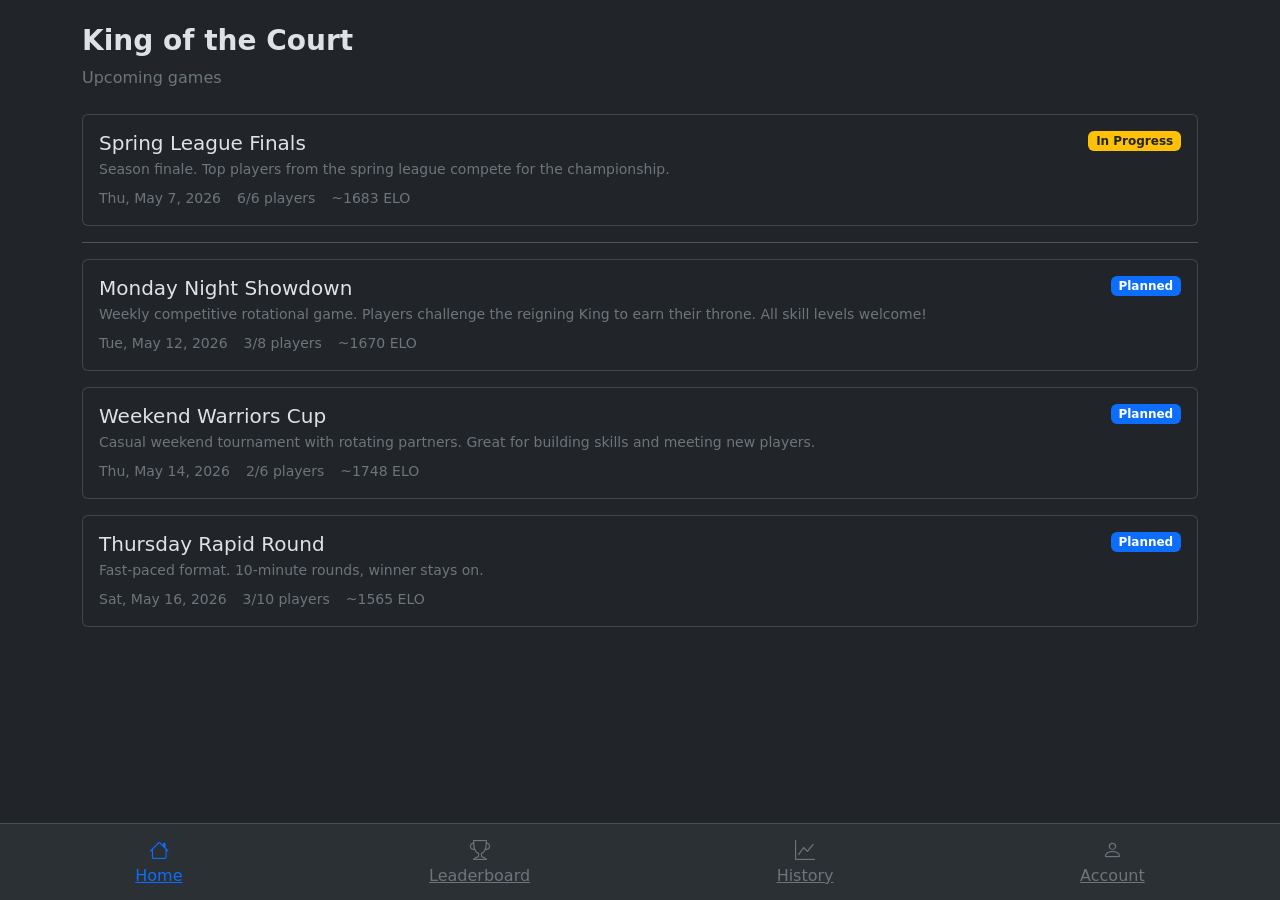
<file: index.html>
<!doctype html>
<html lang="en" data-bs-theme="dark">
    <head>
        <meta charset="UTF-8" />
        <meta name="viewport" content="width=device-width, initial-scale=1.0" />
        <title>King of the Court</title>
        <link
            href="https://cdn.jsdelivr.net/npm/bootstrap@5.3.3/dist/css/bootstrap.min.css"
            rel="stylesheet"
        />
        <link
            href="https://cdn.jsdelivr.net/npm/bootstrap-icons@1.11.3/font/bootstrap-icons.min.css"
            rel="stylesheet"
        />
        <link rel="stylesheet" href="css/style.css" />
    </head>
    <body>
        <div class="container py-4">
            <div class="mb-4">
                <h1 class="h3 fw-bold">King of the Court</h1>
                <p class="text-secondary mb-0" id="sub-text">Upcoming games</p>
            </div>
            <div id="live-section"></div>
            <div id="games-list"></div>
        </div>

        <nav
            class="navbar fixed-bottom bg-body-tertiary border-top"
            id="bottom-nav"
        ></nav>

        <script src="https://cdn.jsdelivr.net/npm/bootstrap@5.3.3/dist/js/bootstrap.bundle.min.js"></script>
        <script src="js/data.js"></script>
        <script src="js/app.js"></script>
        <script>
            initNav("home");
            const user = getUser();
            if (user)
                document.getElementById("sub-text").textContent =
                    `Welcome back, ${user.name.split(" ")[0]}`;

            function gameCard(game) {
                const spots = game.maxParticipants - game.participants.length;
                const inGame = user && isInGame(game, user.id);
                const canJoin =
                    user && game.status === "planned" && spots > 0 && !inGame;
                const avgElo = game.participants.length
                    ? Math.round(
                          game.participants.reduce((s, p) => s + p.elo, 0) /
                              game.participants.length,
                      )
                    : null;

                return `
      <div class="card mb-3">
        <div class="card-body clickable" onclick="location.href='game.html?id=${game.id}'">
          <div class="d-flex justify-content-between align-items-start mb-1">
            <h5 class="card-title mb-0">${game.name}</h5>
            ${statusBadge(game.status)}
          </div>
          <p class="text-secondary small mb-2">${game.description}</p>
          <div class="d-flex gap-3 small text-secondary">
            <span>${formatDate(game.plannedAt)}</span>
            <span>${game.participants.length}/${game.maxParticipants} players</span>
            ${avgElo !== null ? `<span>~${avgElo} ELO</span>` : ""}
          </div>
          ${inGame ? `<div class="small text-primary mt-2"><i class="bi bi-check"></i> Signed up</div>` : ""}
        </div>
        ${
            canJoin
                ? `
          <div class="card-footer" onclick="event.stopPropagation()">
            <button class="btn btn-sm btn-primary" onclick="handleJoin(${game.id})">Sign Up</button>
            <a href="game.html?id=${game.id}" class="btn btn-sm btn-outline-secondary ms-1">Details</a>
          </div>`
                : ""
        }
      </div>`;
            }

            function render() {
                const games = getGames();
                const live = games.filter((g) => g.status === "started");
                const upcoming = games
                    .filter((g) => g.status === "planned")
                    .sort(
                        (a, b) => new Date(a.plannedAt) - new Date(b.plannedAt),
                    );

                show(
                    "live-section",
                    live.length ? `${live.map(gameCard).join("")}<hr>` : "",
                );

                show(
                    "games-list",
                    upcoming.length
                        ? upcoming.map(gameCard).join("")
                        : `<div class="text-center text-secondary py-5">
           <i class="bi bi-calendar-x" style="font-size:2rem"></i>
           <p class="mt-2 mb-0">No upcoming games</p>
         </div>`,
                );
            }

            function handleJoin(gameId) {
                if (!user) {
                    location.href = "login.html";
                    return;
                }
                joinGame(gameId, user);
                render();
            }

            render();
        </script>
    </body>
</html>
</file>
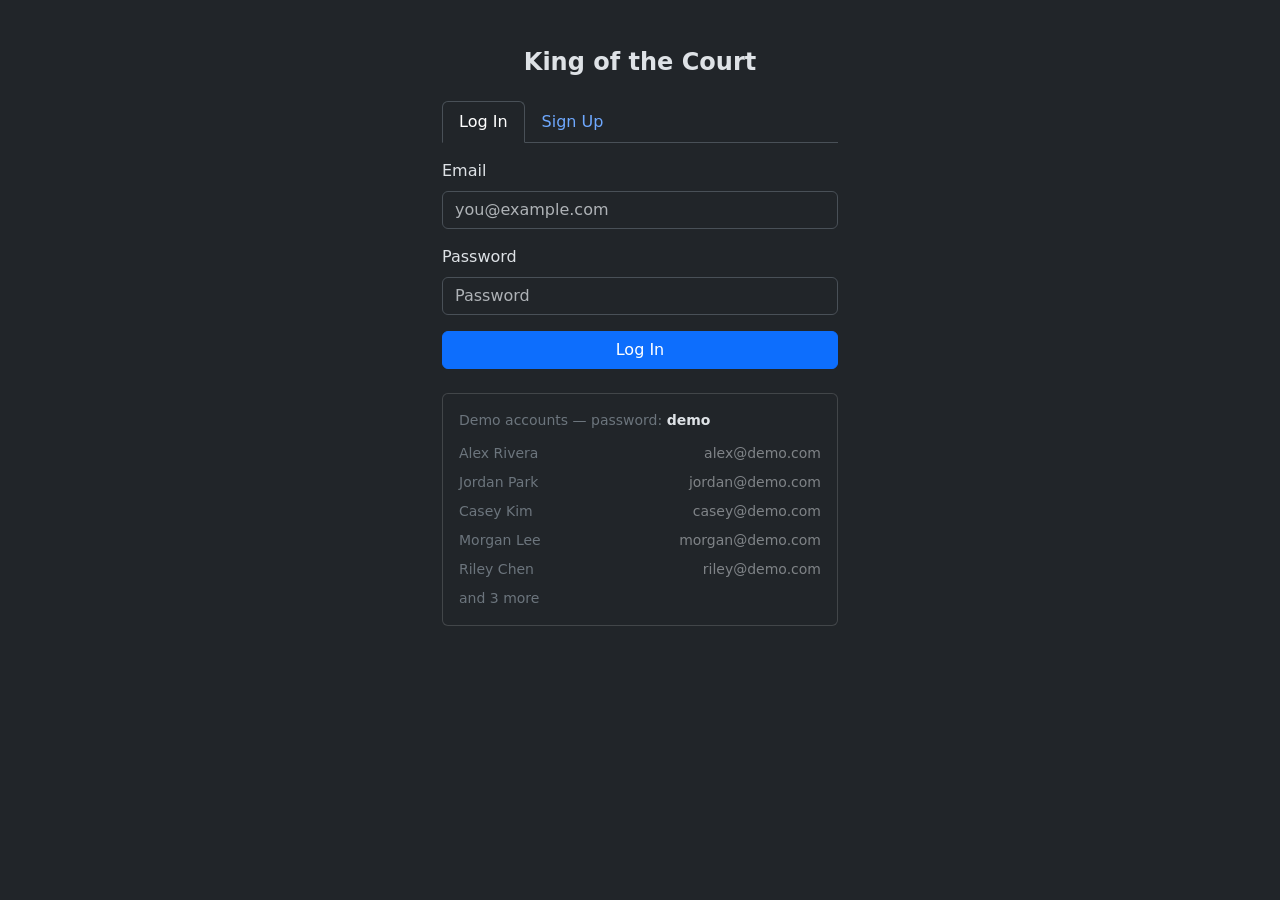
<file: account.html>
<!doctype html>
<html lang="en" data-bs-theme="dark">
    <head>
        <meta charset="UTF-8" />
        <meta name="viewport" content="width=device-width, initial-scale=1.0" />
        <title>Account · King of the Court</title>
        <link
            href="https://cdn.jsdelivr.net/npm/bootstrap@5.3.3/dist/css/bootstrap.min.css"
            rel="stylesheet"
        />
        <link
            href="https://cdn.jsdelivr.net/npm/bootstrap-icons@1.11.3/font/bootstrap-icons.min.css"
            rel="stylesheet"
        />
        <link rel="stylesheet" href="css/style.css" />
    </head>
    <body>
        <div class="container py-4" style="max-width: 560px">
            <div class="mb-4">
                <h1 class="h3 fw-bold">Account</h1>
                <p class="text-secondary mb-0">Manage your profile.</p>
            </div>
            <div id="content"></div>
        </div>

        <div class="modal fade" id="deleteModal" tabindex="-1">
            <div class="modal-dialog modal-dialog-centered">
                <div class="modal-content">
                    <div class="modal-header">
                        <h5 class="modal-title">Delete account?</h5>
                        <button
                            type="button"
                            class="btn-close"
                            data-bs-dismiss="modal"
                        ></button>
                    </div>
                    <div class="modal-body text-secondary small">
                        This will permanently remove your account and cannot be
                        undone.
                    </div>
                    <div class="modal-footer">
                        <button
                            class="btn btn-secondary btn-sm"
                            data-bs-dismiss="modal"
                        >
                            Cancel
                        </button>
                        <button
                            class="btn btn-danger btn-sm"
                            onclick="confirmDelete()"
                        >
                            Delete
                        </button>
                    </div>
                </div>
            </div>
        </div>

        <nav
            class="navbar fixed-bottom bg-body-tertiary border-top"
            id="bottom-nav"
        ></nav>

        <script src="https://cdn.jsdelivr.net/npm/bootstrap@5.3.3/dist/js/bootstrap.bundle.min.js"></script>
        <script src="js/data.js"></script>
        <script src="js/app.js"></script>
        <script>
            initNav("account");
            if (!requireAuth()) throw new Error("redirect");

            let user = getUser();
            let editing = false;

            function render() {
                if (editing) {
                    show(
                        "content",
                        `
        <div class="card">
          <div class="card-body">
            <h6 class="fw-semibold mb-3">Edit Profile</h6>
            <div id="edit-error"></div>
            <div class="mb-3">
              <label class="form-label">Name</label>
              <input class="form-control" id="e-name" value="${escHtml(user.name)}">
            </div>
            <div class="mb-3">
              <label class="form-label">Email</label>
              <input class="form-control" type="email" id="e-email" value="${escHtml(user.email)}">
            </div>
            <div class="mb-3">
              <label class="form-label">Phone</label>
              <input class="form-control" type="tel" id="e-phone" value="${escHtml(user.phone || "")}">
            </div>
            <div class="d-flex gap-2 pt-2 border-top">
              <button class="btn btn-primary btn-sm" onclick="saveEdit()">Save</button>
              <button class="btn btn-outline-secondary btn-sm" onclick="editing=false;render()">Cancel</button>
            </div>
          </div>
        </div>`,
                    );
                    return;
                }

                show(
                    "content",
                    `
      <div class="card mb-3">
        <div class="card-body">
          <div class="d-flex align-items-center gap-3 mb-4 pb-3 border-bottom">
            <div class="avatar-lg">${initials(user.name)}</div>
            <div>
              <h5 class="mb-0 fw-bold">${escHtml(user.name)}</h5>
              <div class="text-secondary small mt-1">${user.role === "admin" ? "Admin" : "Player"}</div>
              <div class="fw-bold mt-1">${user.elo ?? 1500} <span class="text-secondary fw-normal small">ELO</span></div>
            </div>
          </div>
          <dl class="row mb-0 small">
            <dt class="col-4 fw-normal text-secondary">Email</dt>
            <dd class="col-8">${escHtml(user.email)}</dd>
            <dt class="col-4 fw-normal text-secondary">Phone</dt>
            <dd class="col-8">${user.phone ? escHtml(user.phone) : '<span class="text-secondary">Not set</span>'}</dd>
            <dt class="col-4 fw-normal text-secondary">Member since</dt>
            <dd class="col-8 mb-0">${formatMonthYear(user.createdAt)}</dd>
          </dl>
        </div>
      </div>

      <div class="d-flex flex-wrap gap-2 mb-3">
        <button class="btn btn-outline-secondary btn-sm" onclick="editing=true;render()">
          <i class="bi bi-pencil"></i> Edit Profile
        </button>
        <button class="btn btn-outline-secondary btn-sm" onclick="logout()">
          <i class="bi bi-box-arrow-right"></i> Sign Out
        </button>
      </div>

      ${
          user.role !== "admin"
              ? `<button class="btn btn-link btn-sm text-secondary text-decoration-none p-0"
               data-bs-toggle="modal" data-bs-target="#deleteModal">
             Delete account
           </button>`
              : `<span class="text-secondary small">Admins cannot delete their own account.</span>`
      }`,
                );
            }

            function saveEdit() {
                const name = document.getElementById("e-name").value.trim();
                const email = document
                    .getElementById("e-email")
                    .value.trim()
                    .toLowerCase();
                const phone = document.getElementById("e-phone").value.trim();
                if (!name || !email) {
                    show(
                        "edit-error",
                        '<div class="alert alert-danger py-2 small">Name and email are required.</div>',
                    );
                    return;
                }
                user = { ...user, name, email, phone };
                setUser(user);
                const edits = getUserEdits();
                edits[user.id] = { name, email, phone };
                localStorage.setItem("user_edits", JSON.stringify(edits));
                editing = false;
                render();
            }

            function confirmDelete() {
                bootstrap.Modal.getInstance(
                    document.getElementById("deleteModal"),
                ).hide();
                localStorage.removeItem("auth_user");
                location.href = "index.html";
            }

            render();
        </script>
    </body>
</html>
</file>
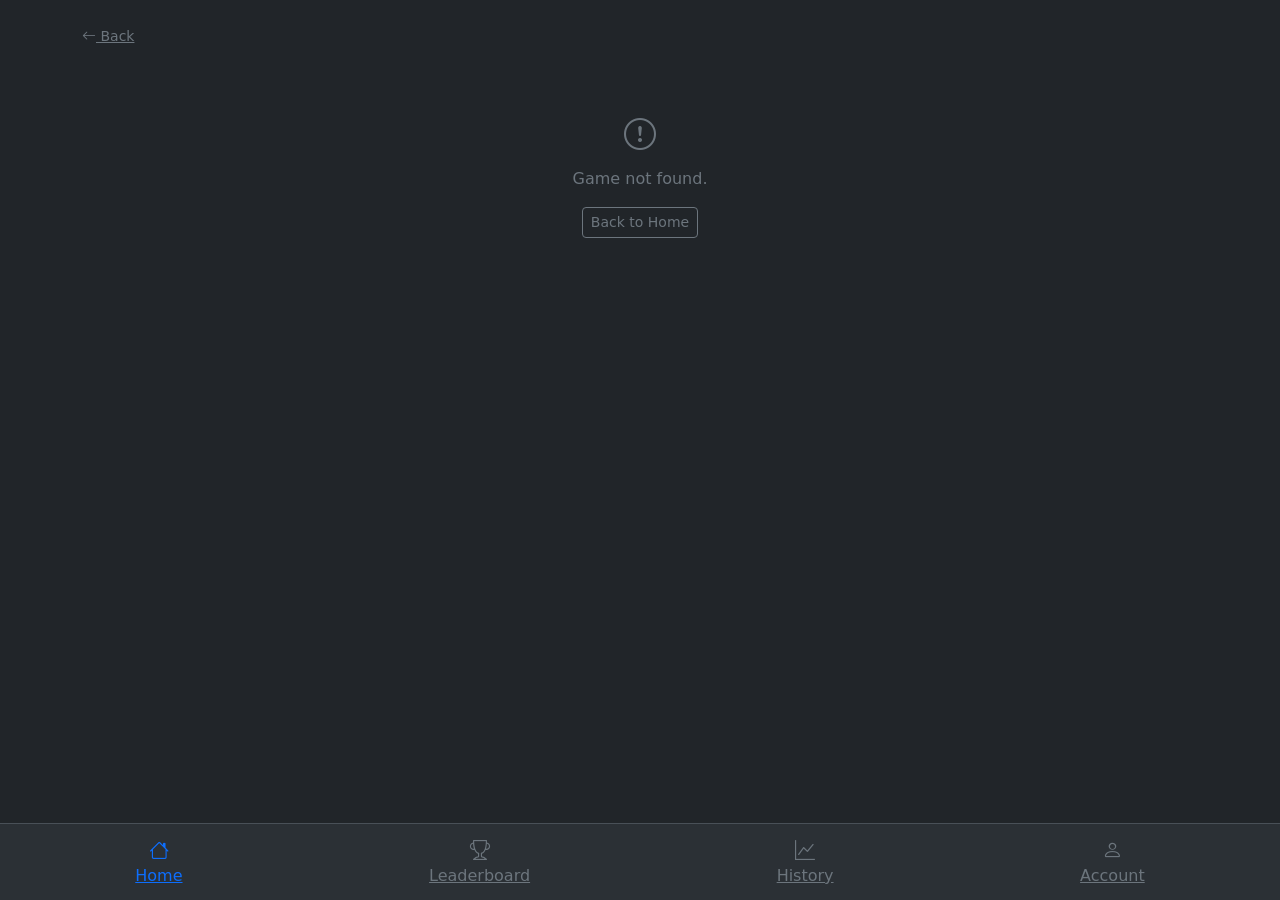
<file: game.html>
<!doctype html>
<html lang="en" data-bs-theme="dark">
    <head>
        <meta charset="UTF-8" />
        <meta name="viewport" content="width=device-width, initial-scale=1.0" />
        <title>Game · King of the Court</title>
        <link
            href="https://cdn.jsdelivr.net/npm/bootstrap@5.3.3/dist/css/bootstrap.min.css"
            rel="stylesheet"
        />
        <link
            href="https://cdn.jsdelivr.net/npm/bootstrap-icons@1.11.3/font/bootstrap-icons.min.css"
            rel="stylesheet"
        />
        <link rel="stylesheet" href="css/style.css" />
    </head>
    <body>
        <div class="container py-4">
            <a
                href="index.html"
                class="text-secondary small d-inline-block mb-3"
            >
                <i class="bi bi-arrow-left"></i> Back
            </a>
            <div id="content"></div>
        </div>

        <nav
            class="navbar fixed-bottom bg-body-tertiary border-top"
            id="bottom-nav"
        ></nav>

        <script src="https://cdn.jsdelivr.net/npm/bootstrap@5.3.3/dist/js/bootstrap.bundle.min.js"></script>
        <script src="js/data.js"></script>
        <script src="js/app.js"></script>
        <script>
            initNav("home");
            const user = getUser();
            const id = parseInt(qp("id"));

            function render() {
                const game = getGame(id);
                if (!game) {
                    show(
                        "content",
                        `
        <div class="text-center text-secondary py-5">
          <i class="bi bi-exclamation-circle" style="font-size:2rem"></i>
          <p class="mt-2">Game not found.</p>
          <a href="index.html" class="btn btn-outline-secondary btn-sm">Back to Home</a>
        </div>`,
                    );
                    return;
                }

                document.title = `${game.name} · King of the Court`;

                const inGame = user && isInGame(game, user.id);
                const spots = game.maxParticipants - game.participants.length;
                const canJoin =
                    user && game.status === "planned" && spots > 0 && !inGame;
                const canLeave = user && game.status === "planned" && inGame;
                const avgElo = game.participants.length
                    ? Math.round(
                          game.participants.reduce((s, p) => s + p.elo, 0) /
                              game.participants.length,
                      )
                    : null;

                const actionBtn = canJoin
                    ? `<button class="btn btn-primary btn-sm" onclick="handleJoin()">Sign Up</button>`
                    : canLeave
                      ? `<button class="btn btn-outline-danger btn-sm" onclick="handleLeave()">Leave Game</button>`
                      : inGame
                        ? `<span class="small text-primary"><i class="bi bi-check"></i> Signed up</span>`
                        : !user && game.status === "planned"
                          ? `<a href="login.html?next=${encodeURIComponent(location.href)}" class="btn btn-primary btn-sm">Sign in to join</a>`
                          : "";

                const sorted = [...game.participants].sort(
                    (a, b) => b.elo - a.elo,
                );

                show(
                    "content",
                    `
      <div class="card mb-3">
        <div class="card-body">
          <div class="d-flex justify-content-between align-items-start mb-2">
            <h2 class="h4 mb-0">${game.name}</h2>
            ${statusBadge(game.status)}
          </div>
          ${game.description ? `<p class="text-secondary small mb-3">${game.description}</p>` : ""}

          <div class="row g-2 mb-3">
            <div class="col-6 col-md-3">
              <div class="p-2 bg-body-tertiary rounded">
                <div class="text-secondary" style="font-size:11px">Date</div>
                <div class="small fw-semibold">${formatDate(game.plannedAt)}</div>
              </div>
            </div>
            <div class="col-6 col-md-3">
              <div class="p-2 bg-body-tertiary rounded">
                <div class="text-secondary" style="font-size:11px">Time</div>
                <div class="small fw-semibold">${formatTime(game.plannedAt)}</div>
              </div>
            </div>
            <div class="col-6 col-md-3">
              <div class="p-2 bg-body-tertiary rounded">
                <div class="text-secondary" style="font-size:11px">Location</div>
                <div class="small fw-semibold">${game.location}</div>
              </div>
            </div>
            <div class="col-6 col-md-3">
              <div class="p-2 bg-body-tertiary rounded">
                <div class="text-secondary" style="font-size:11px">Players</div>
                <div class="small fw-semibold">${game.participants.length} / ${game.maxParticipants}</div>
              </div>
            </div>
          </div>

          ${avgElo ? `<p class="small text-secondary mb-2">Avg. ELO: ${avgElo}</p>` : ""}

          ${
              game.winnerName
                  ? `
            <div class="alert alert-warning py-2 small mb-3">
              Winner: <strong>${game.winnerName}</strong>
            </div>`
                  : ""
          }

          ${actionBtn ? `<div>${actionBtn}</div>` : ""}
        </div>
      </div>

      <div class="card">
        <div class="card-header small fw-semibold">
          Participants (${game.participants.length})
        </div>
        <div class="list-group list-group-flush">
          ${
              sorted.length
                  ? sorted
                        .map((p) => {
                            const isMe = user && p.userId === user.id;
                            const isWinner = p.userId === game.winnerUserId;
                            return `
                  <a href="profile.html?id=${p.userId}" class="list-group-item list-group-item-action d-flex align-items-center gap-3 py-2">
                    <div class="avatar">${initials(p.name)}</div>
                    <div class="flex-grow-1">
                      ${p.name}
                      ${isMe ? '<span class="text-secondary small ms-1">(you)</span>' : ""}
                      ${isWinner ? '<span class="badge bg-warning text-dark ms-1 small">Winner</span>' : ""}
                    </div>
                    <span class="small text-secondary">${p.elo} ELO</span>
                  </a>`;
                        })
                        .join("")
                  : `<div class="list-group-item text-secondary small">No players signed up yet.</div>`
          }
        </div>
      </div>`,
                );
            }

            function handleJoin() {
                joinGame(id, user);
                render();
            }
            function handleLeave() {
                leaveGame(id, user.id);
                render();
            }

            render();
        </script>
    </body>
</html>
</file>
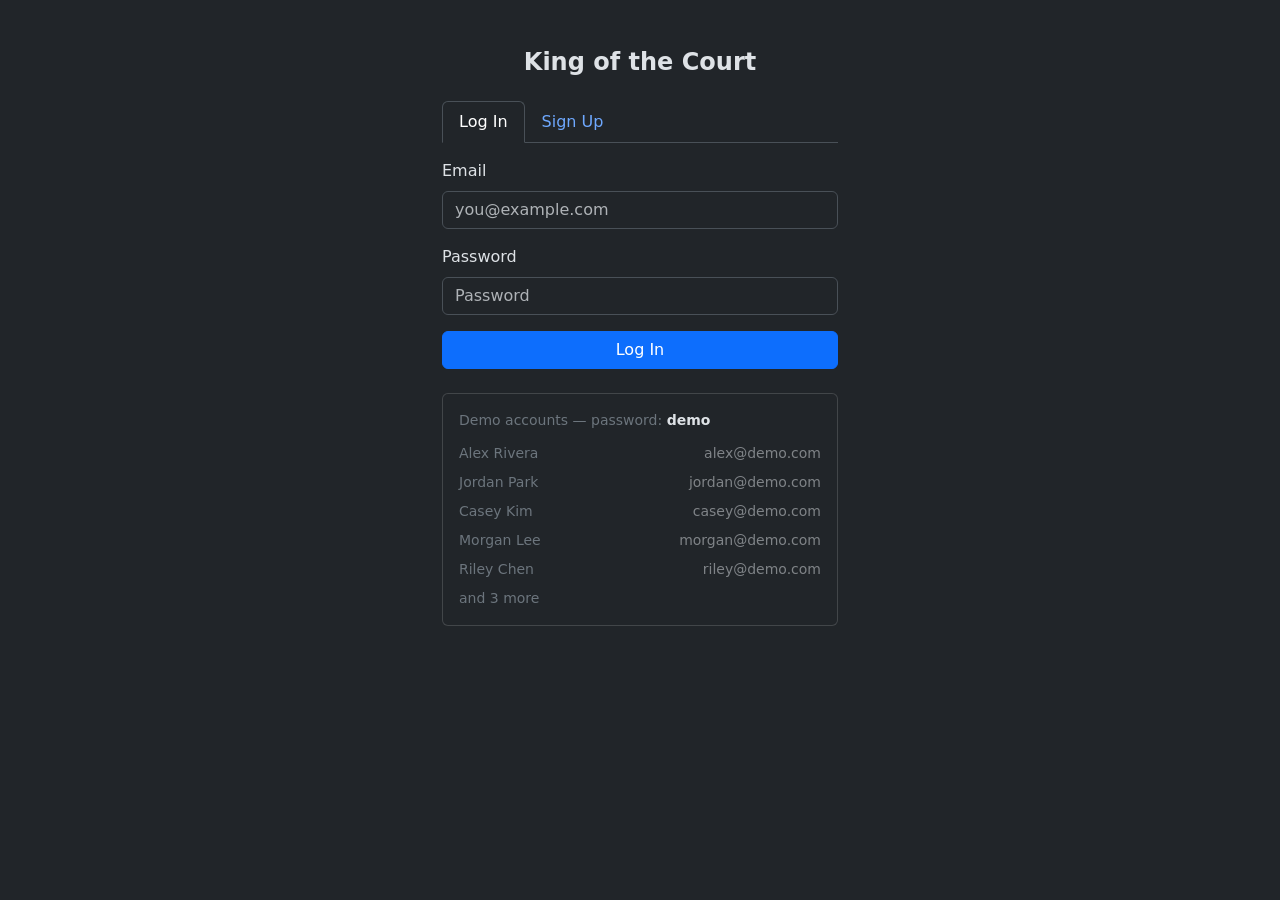
<file: history.html>
<!doctype html>
<html lang="en" data-bs-theme="dark">
    <head>
        <meta charset="UTF-8" />
        <meta name="viewport" content="width=device-width, initial-scale=1.0" />
        <title>History · King of the Court</title>
        <link
            href="https://cdn.jsdelivr.net/npm/bootstrap@5.3.3/dist/css/bootstrap.min.css"
            rel="stylesheet"
        />
        <link
            href="https://cdn.jsdelivr.net/npm/bootstrap-icons@1.11.3/font/bootstrap-icons.min.css"
            rel="stylesheet"
        />
        <link rel="stylesheet" href="css/style.css" />
    </head>
    <body>
        <div class="container py-4">
            <div class="mb-4">
                <h1 class="h3 fw-bold">Game History</h1>
                <p class="text-secondary mb-0">
                    Your past games and performance.
                </p>
            </div>
            <div id="elo-chart"></div>
            <div id="filter-tabs"></div>
            <div id="games-list"></div>
        </div>

        <nav
            class="navbar fixed-bottom bg-body-tertiary border-top"
            id="bottom-nav"
        ></nav>

        <script src="https://cdn.jsdelivr.net/npm/bootstrap@5.3.3/dist/js/bootstrap.bundle.min.js"></script>
        <script src="js/data.js"></script>
        <script src="js/app.js"></script>
        <script>
            initNav("history");
            if (!requireAuth()) throw new Error("redirect");

            const user = getUser();
            let activeFilter = "all";

            const userGames = getGames()
                .filter(
                    (g) =>
                        g.status !== "planned" &&
                        g.participants.some((p) => p.userId === user.id),
                )
                .sort((a, b) => {
                    const order = { started: 0, ended: 1, processed: 2 };
                    const d = (order[a.status] ?? 3) - (order[b.status] ?? 3);
                    return d !== 0
                        ? d
                        : new Date(b.plannedAt) - new Date(a.plannedAt);
                });

            const counts = { all: userGames.length, started: 0, ended: 0 };
            userGames.forEach((g) =>
                g.status === "started" ? counts.started++ : counts.ended++,
            );

            const u = getMergedUser(user.id) || user;
            renderEloChart(
                document.getElementById("elo-chart"),
                u.eloHistory || user.eloHistory,
                "ELO History",
            );

            function renderList() {
                const filtered =
                    activeFilter === "all"
                        ? userGames
                        : activeFilter === "ended"
                          ? userGames.filter(
                                (g) =>
                                    g.status === "ended" ||
                                    g.status === "processed",
                            )
                          : userGames.filter((g) => g.status === activeFilter);

                if (userGames.length) {
                    show(
                        "filter-tabs",
                        `
        <div class="d-flex gap-2 mb-3">
          ${["all", "started", "ended"]
              .map(
                  (k) => `
            <button class="btn btn-sm ${activeFilter === k ? "btn-primary" : "btn-outline-secondary"}" onclick="setFilter('${k}')">
              ${k.charAt(0).toUpperCase() + k.slice(1)} (${counts[k] ?? 0})
            </button>`,
              )
              .join("")}
        </div>`,
                    );
                }

                if (!userGames.length) {
                    show(
                        "games-list",
                        `
        <div class="text-center text-secondary py-5">
          <i class="bi bi-calendar2" style="font-size:2rem"></i>
          <p class="mt-2 mb-3">No games played yet.</p>
          <a href="index.html" class="btn btn-outline-secondary btn-sm">Browse Games</a>
        </div>`,
                    );
                    return;
                }

                if (!filtered.length) {
                    show(
                        "games-list",
                        `<p class="text-secondary small text-center py-4">No ${activeFilter} games.</p>`,
                    );
                    return;
                }

                show(
                    "games-list",
                    filtered
                        .map((g) => {
                            const won = g.winnerUserId === user.id;
                            return `
        <div class="card mb-2 clickable" onclick="location.href='game.html?id=${g.id}'">
          <div class="card-body py-2 d-flex align-items-center gap-3">
            <div class="flex-grow-1 min-w-0">
              <div class="fw-medium">
                ${g.name}
                ${won ? '<span class="badge bg-warning text-dark ms-1">Winner</span>' : ""}
              </div>
              <div class="small text-secondary">${formatDate(g.plannedAt)} &middot; ${g.location}</div>
            </div>
            <div class="text-end flex-shrink-0">
              ${statusBadge(g.status)}
              ${g.winnerName && !won ? `<div class="text-secondary mt-1" style="font-size:11px">${g.winnerName}</div>` : ""}
            </div>
          </div>
        </div>`;
                        })
                        .join(""),
                );
            }

            function setFilter(f) {
                activeFilter = f;
                renderList();
            }

            renderList();
        </script>
    </body>
</html>
</file>
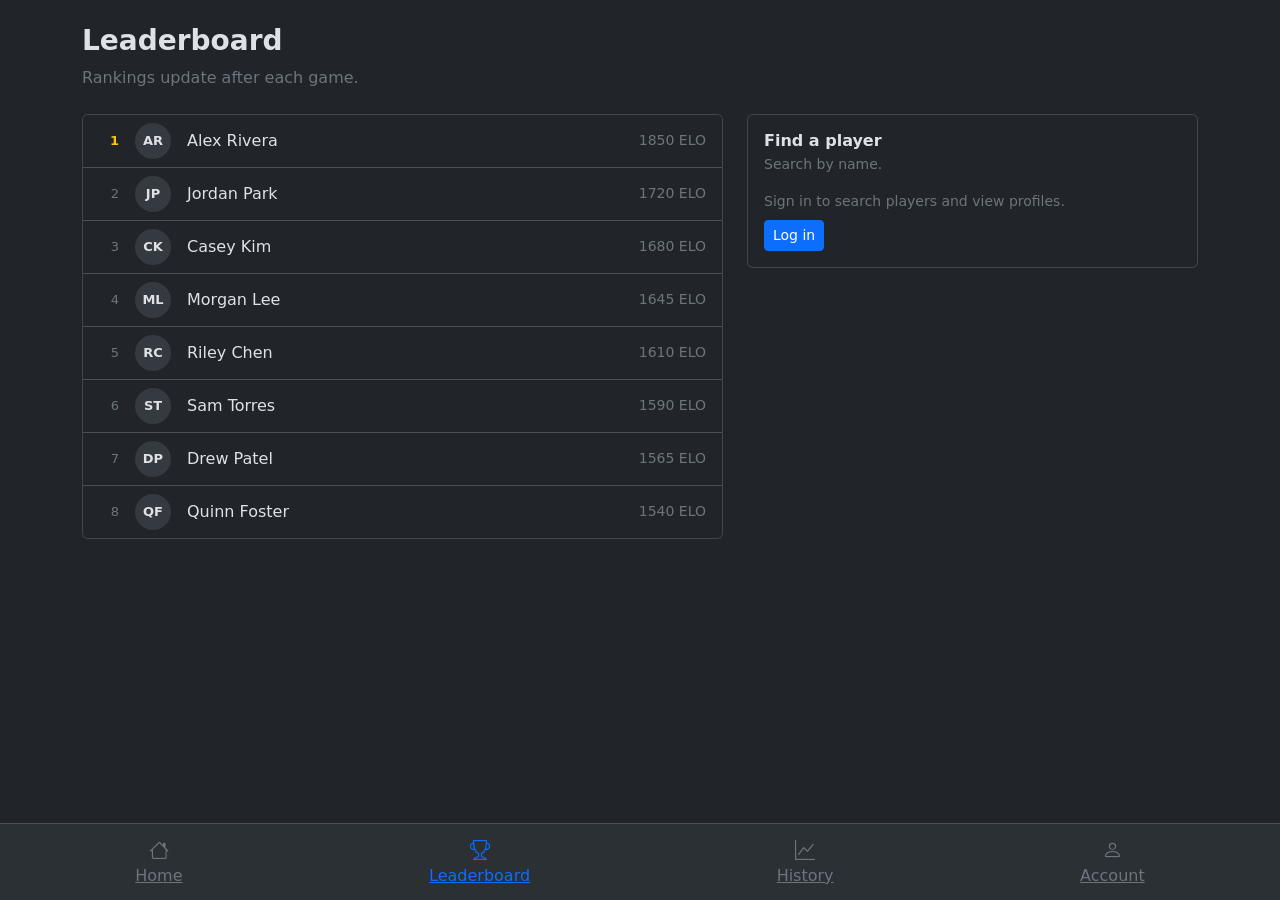
<file: leaderboard.html>
<!doctype html>
<html lang="en" data-bs-theme="dark">
    <head>
        <meta charset="UTF-8" />
        <meta name="viewport" content="width=device-width, initial-scale=1.0" />
        <title>Leaderboard · King of the Court</title>
        <link
            href="https://cdn.jsdelivr.net/npm/bootstrap@5.3.3/dist/css/bootstrap.min.css"
            rel="stylesheet"
        />
        <link
            href="https://cdn.jsdelivr.net/npm/bootstrap-icons@1.11.3/font/bootstrap-icons.min.css"
            rel="stylesheet"
        />
        <link rel="stylesheet" href="css/style.css" />
    </head>
    <body>
        <div class="container py-4">
            <div class="mb-4">
                <h1 class="h3 fw-bold">Leaderboard</h1>
                <p class="text-secondary mb-0">
                    Rankings update after each game.
                </p>
            </div>

            <div class="row g-4">
                <div class="col-md-7">
                    <div class="card">
                        <div
                            class="list-group list-group-flush"
                            id="rankings"
                        ></div>
                    </div>
                </div>
                <div class="col-md-5">
                    <div class="card">
                        <div class="card-body">
                            <h6 class="fw-semibold mb-1">Find a player</h6>
                            <p class="text-secondary small mb-3">
                                Search by name.
                            </p>
                            <div id="search-area"></div>
                        </div>
                    </div>
                </div>
            </div>
        </div>

        <nav
            class="navbar fixed-bottom bg-body-tertiary border-top"
            id="bottom-nav"
        ></nav>

        <script src="https://cdn.jsdelivr.net/npm/bootstrap@5.3.3/dist/js/bootstrap.bundle.min.js"></script>
        <script src="js/data.js"></script>
        <script src="js/app.js"></script>
        <script>
            initNav("leaderboard");
            const user = getUser();
            const ranked = [...USERS].sort((a, b) => b.elo - a.elo);

            document.getElementById("rankings").innerHTML = ranked
                .map((p, i) => {
                    const isMe = user && p.id === user.id;
                    const dest = user
                        ? `profile.html?id=${p.id}`
                        : `login.html?next=leaderboard.html`;
                    const rankStyle =
                        i === 0 ? "fw-bold text-warning" : "text-secondary";
                    return `
      <a href="${dest}" class="list-group-item list-group-item-action d-flex align-items-center gap-3 py-2">
        <span class="${rankStyle}" style="width:20px;text-align:right;font-size:13px">${i + 1}</span>
        <div class="avatar">${initials(p.name)}</div>
        <div class="flex-grow-1 min-w-0">
          <span class="fw-medium">${p.name}</span>
          ${isMe ? '<span class="text-secondary small ms-1">(you)</span>' : ""}
        </div>
        <span class="small text-secondary text-nowrap">${p.elo} ELO</span>
      </a>`;
                })
                .join("");

            if (user) {
                show(
                    "search-area",
                    `
      <input type="text" class="form-control form-control-sm mb-2" id="search-input" placeholder="Name...">
      <div id="search-results"></div>`,
                );
                document
                    .getElementById("search-input")
                    .addEventListener("input", () => {
                        const q = document
                            .getElementById("search-input")
                            .value.trim()
                            .toLowerCase();
                        if (!q) {
                            show("search-results", "");
                            return;
                        }
                        const hits = USERS.filter((u) =>
                            u.name.toLowerCase().includes(q),
                        );
                        show(
                            "search-results",
                            hits.length
                                ? `<div class="list-group">${hits
                                      .map(
                                          (p) => `
            <a href="profile.html?id=${p.id}" class="list-group-item list-group-item-action d-flex align-items-center gap-2 py-2 small">
              <div class="avatar">${initials(p.name)}</div>
              <span class="flex-grow-1">${p.name}</span>
              <span class="text-secondary">${p.elo} ELO</span>
            </a>`,
                                      )
                                      .join("")}</div>`
                                : `<p class="small text-secondary mb-0">No players found.</p>`,
                        );
                    });
            } else {
                show(
                    "search-area",
                    `
      <p class="small text-secondary mb-2">Sign in to search players and view profiles.</p>
      <a href="login.html?next=leaderboard.html" class="btn btn-primary btn-sm">Log in</a>`,
                );
            }
        </script>
    </body>
</html>
</file>
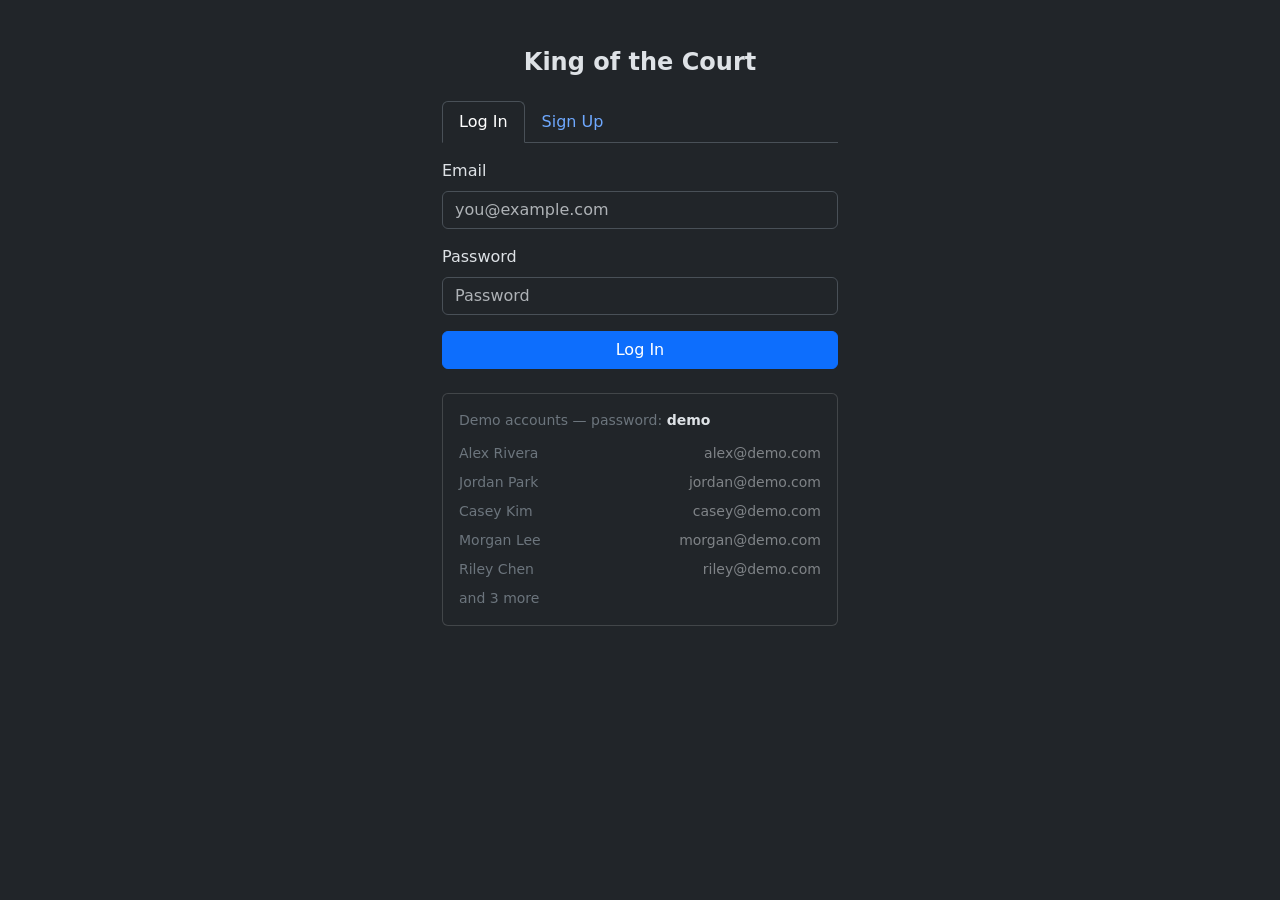
<file: login.html>
<!doctype html>
<html lang="en" data-bs-theme="dark">
    <head>
        <meta charset="UTF-8" />
        <meta name="viewport" content="width=device-width, initial-scale=1.0" />
        <title>Login · King of the Court</title>
        <link
            href="https://cdn.jsdelivr.net/npm/bootstrap@5.3.3/dist/css/bootstrap.min.css"
            rel="stylesheet"
        />
        <link
            href="https://cdn.jsdelivr.net/npm/bootstrap-icons@1.11.3/font/bootstrap-icons.min.css"
            rel="stylesheet"
        />
        <link rel="stylesheet" href="css/style.css" />
    </head>
    <body>
        <div class="container py-5" style="max-width: 420px">
            <h1 class="h4 fw-bold text-center mb-4">King of the Court</h1>

            <ul class="nav nav-tabs mb-3" id="authTabs">
                <li class="nav-item">
                    <button
                        class="nav-link active"
                        onclick="switchTab('login')"
                    >
                        Log In
                    </button>
                </li>
                <li class="nav-item">
                    <button class="nav-link" onclick="switchTab('signup')">
                        Sign Up
                    </button>
                </li>
            </ul>

            <form id="login-form">
                <div id="login-error"></div>
                <div class="mb-3">
                    <label class="form-label">Email</label>
                    <input
                        type="email"
                        class="form-control"
                        id="login-email"
                        placeholder="you@example.com"
                        autocomplete="email"
                    />
                </div>
                <div class="mb-3">
                    <label class="form-label">Password</label>
                    <input
                        type="password"
                        class="form-control"
                        id="login-password"
                        placeholder="Password"
                        autocomplete="current-password"
                    />
                </div>
                <button type="submit" class="btn btn-primary w-100">
                    Log In
                </button>
            </form>

            <form id="signup-form" style="display: none">
                <div id="signup-error"></div>
                <div class="mb-3">
                    <label class="form-label">Name</label>
                    <input
                        type="text"
                        class="form-control"
                        id="su-name"
                        placeholder="Full name"
                    />
                </div>
                <div class="mb-3">
                    <label class="form-label">Email</label>
                    <input
                        type="email"
                        class="form-control"
                        id="su-email"
                        placeholder="you@example.com"
                    />
                </div>
                <div class="mb-3">
                    <label class="form-label">Password</label>
                    <input
                        type="password"
                        class="form-control"
                        id="su-password"
                        placeholder="Password"
                    />
                </div>
                <div class="mb-3">
                    <label class="form-label"
                        >Phone
                        <span class="text-secondary">(optional)</span></label
                    >
                    <input
                        type="tel"
                        class="form-control"
                        id="su-phone"
                        placeholder="555-0100"
                    />
                </div>
                <button type="submit" class="btn btn-primary w-100">
                    Create Account
                </button>
            </form>

            <div class="card mt-4">
                <div class="card-body">
                    <p class="small text-secondary mb-2">
                        Demo accounts &mdash; password:
                        <strong class="text-body">demo</strong>
                    </p>
                    <div id="demo-list"></div>
                </div>
            </div>
        </div>

        <script src="https://cdn.jsdelivr.net/npm/bootstrap@5.3.3/dist/js/bootstrap.bundle.min.js"></script>
        <script src="js/data.js"></script>
        <script src="js/app.js"></script>
        <script>
            if (getUser()) location.href = "index.html";

            document.getElementById("demo-list").innerHTML =
                USERS.slice(0, 5)
                    .map(
                        (u) => `
      <div class="d-flex justify-content-between small text-secondary py-1 clickable"
           onclick="document.getElementById('login-email').value='${u.email}';document.getElementById('login-password').value='demo';switchTab('login')">
        <span>${u.name}</span>
        <span class="text-body-tertiary">${u.email}</span>
      </div>`,
                    )
                    .join("") +
                `<div class="small text-secondary mt-1">and ${USERS.length - 5} more</div>`;

            function switchTab(tab) {
                document.getElementById("login-form").style.display =
                    tab === "login" ? "" : "none";
                document.getElementById("signup-form").style.display =
                    tab === "signup" ? "" : "none";
                document
                    .querySelectorAll("#authTabs .nav-link")
                    .forEach((el, i) => {
                        el.classList.toggle(
                            "active",
                            (i === 0) === (tab === "login"),
                        );
                    });
            }

            document
                .getElementById("login-form")
                .addEventListener("submit", (e) => {
                    e.preventDefault();
                    const email = document
                        .getElementById("login-email")
                        .value.trim()
                        .toLowerCase();
                    const pass =
                        document.getElementById("login-password").value;
                    const found = USERS.find((u) => u.email === email);
                    if (!found || found.password !== pass) {
                        show(
                            "login-error",
                            '<div class="alert alert-danger py-2 small">Invalid email or password.</div>',
                        );
                        return;
                    }
                    setUser(getMergedUser(found.id));
                    location.href = qp("next") || "index.html";
                });

            document
                .getElementById("signup-form")
                .addEventListener("submit", (e) => {
                    e.preventDefault();
                    const name = document
                        .getElementById("su-name")
                        .value.trim();
                    const email = document
                        .getElementById("su-email")
                        .value.trim()
                        .toLowerCase();
                    const pass = document.getElementById("su-password").value;
                    const phone = document
                        .getElementById("su-phone")
                        .value.trim();
                    if (!name || !email || !pass) {
                        show(
                            "signup-error",
                            '<div class="alert alert-danger py-2 small">Please fill in all required fields.</div>',
                        );
                        return;
                    }
                    if (USERS.find((u) => u.email === email)) {
                        show(
                            "signup-error",
                            '<div class="alert alert-danger py-2 small">Email already in use.</div>',
                        );
                        return;
                    }
                    const newUser = {
                        id: Date.now(),
                        name,
                        email,
                        password: pass,
                        phone,
                        elo: 1500,
                        role: "user",
                        createdAt: new Date().toISOString().split("T")[0],
                        eloHistory: [{ label: "Start", elo: 1500 }],
                    };
                    const edits = getUserEdits();
                    edits[newUser.id] = newUser;
                    localStorage.setItem("user_edits", JSON.stringify(edits));
                    setUser(newUser);
                    location.href = qp("next") || "index.html";
                });
        </script>
    </body>
</html>
</file>
<file: css/style.css>
body {
    padding-bottom: 72px;
}

.nav-bottom a {
    font-size: 11px;
    min-width: 64px;
    text-align: center;
    padding: 6px 4px;
    text-decoration: none;
}

.clickable {
    cursor: pointer;
}
.clickable:hover {
    background-color: rgba(255, 255, 255, 0.05) !important;
}

.avatar {
    width: 36px;
    height: 36px;
    border-radius: 50%;
    background: var(--bs-secondary-bg);
    display: inline-flex;
    align-items: center;
    justify-content: center;
    font-weight: 600;
    font-size: 13px;
    flex-shrink: 0;
}
.avatar-lg {
    width: 72px;
    height: 72px;
    border-radius: 50%;
    background: var(--bs-secondary-bg);
    display: inline-flex;
    align-items: center;
    justify-content: center;
    font-weight: 700;
    font-size: 26px;
    flex-shrink: 0;
}
</file>
